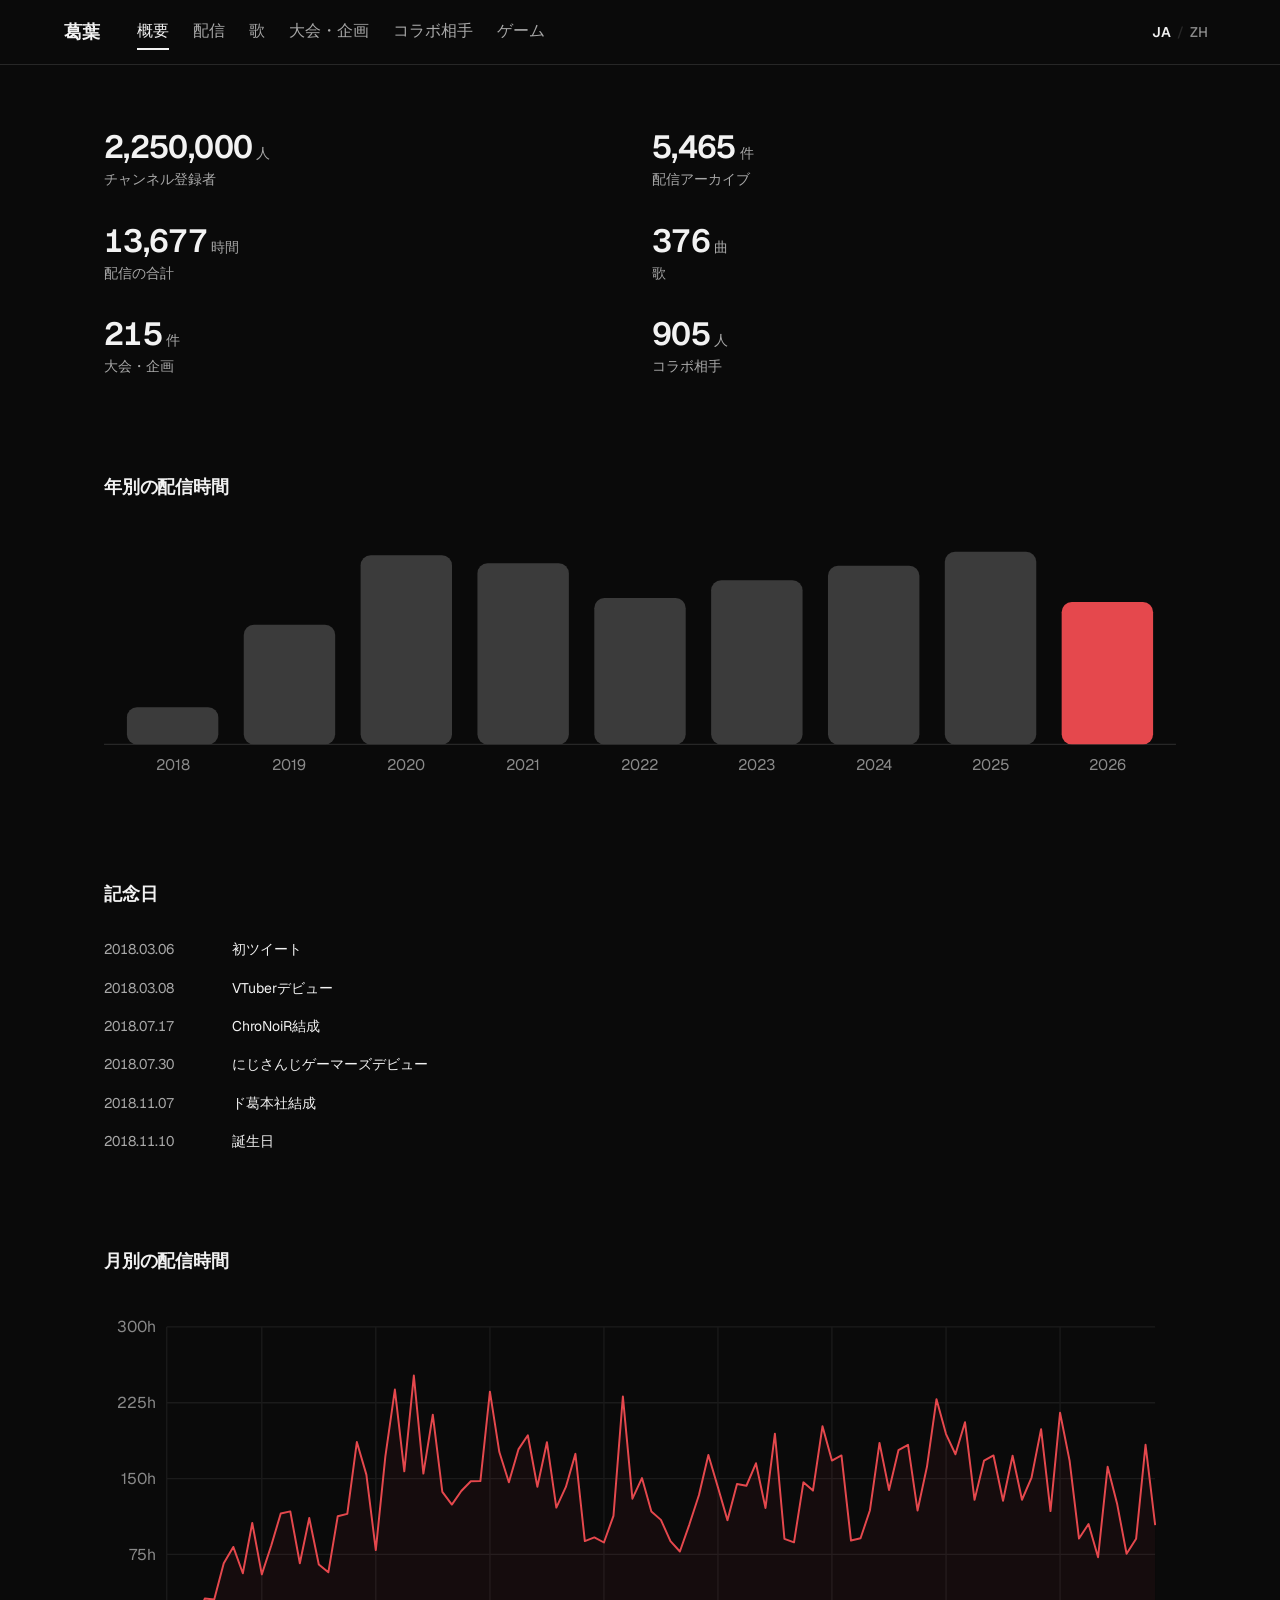
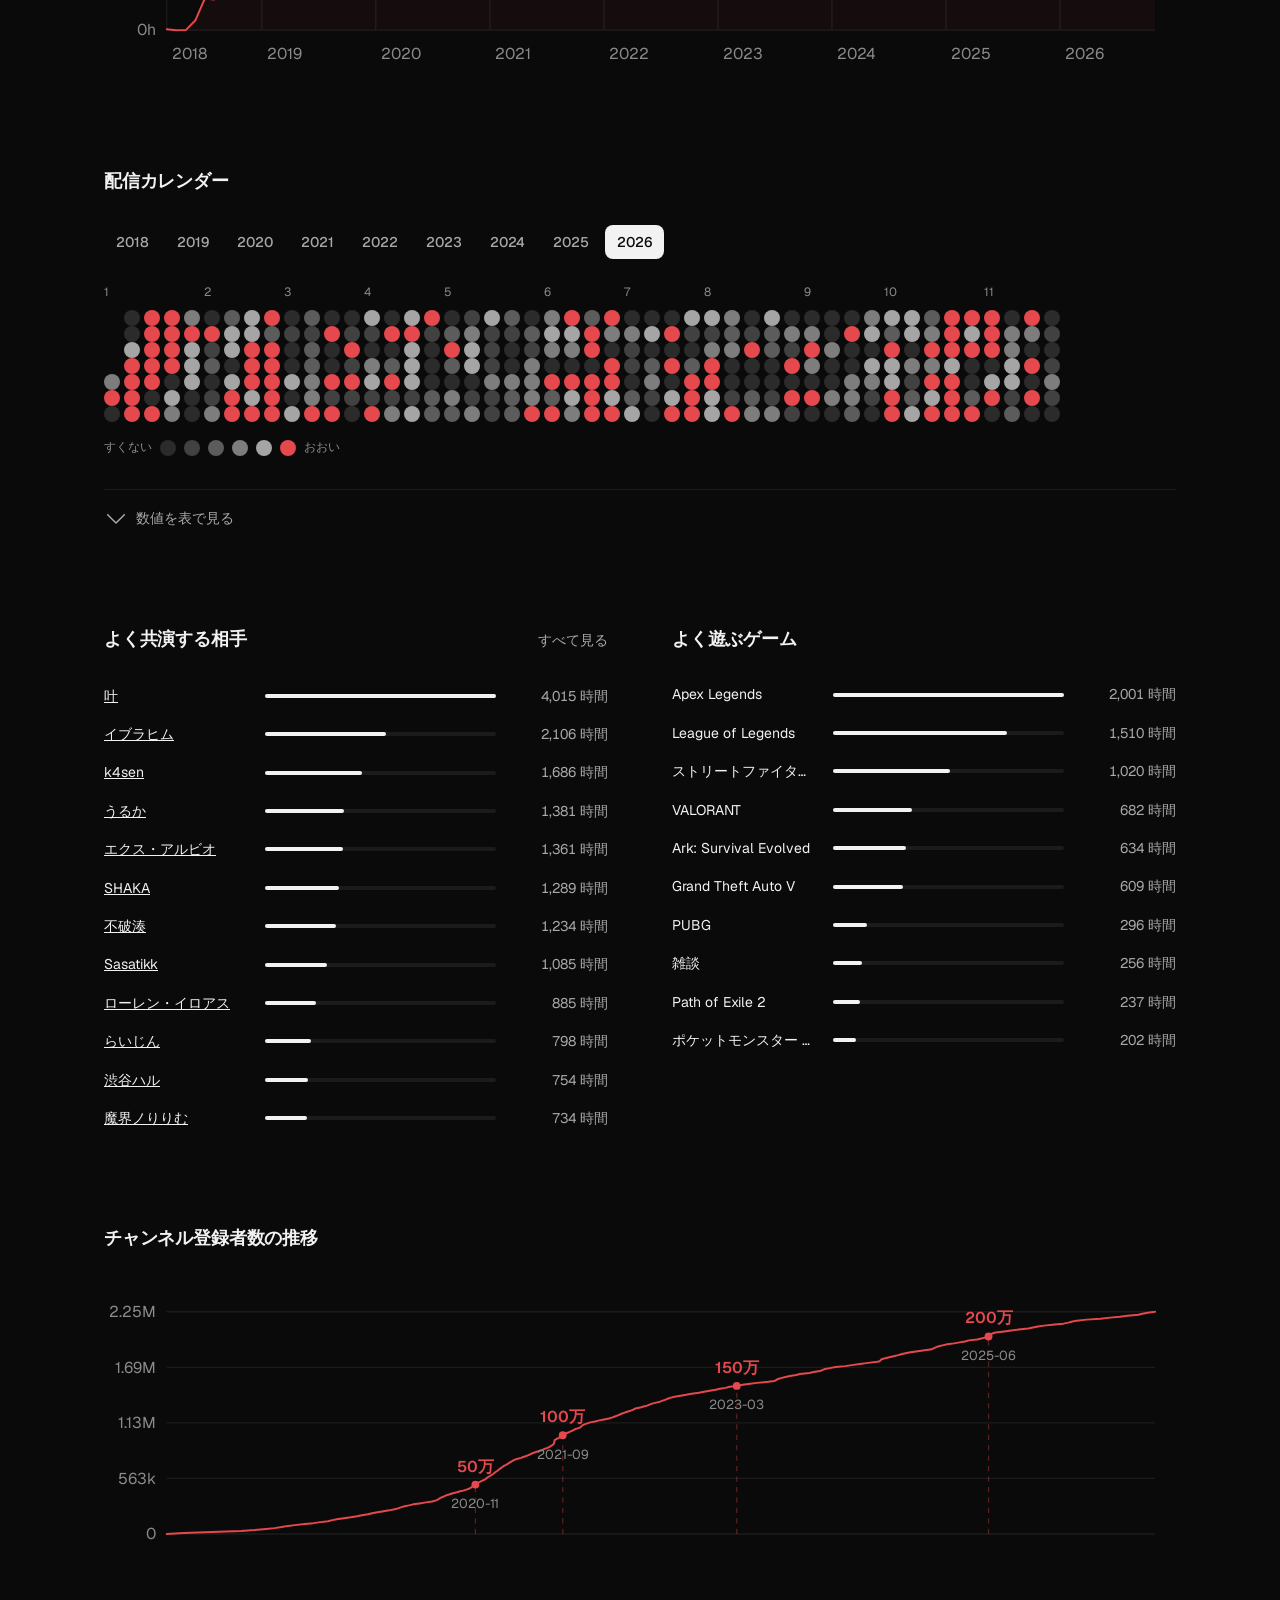
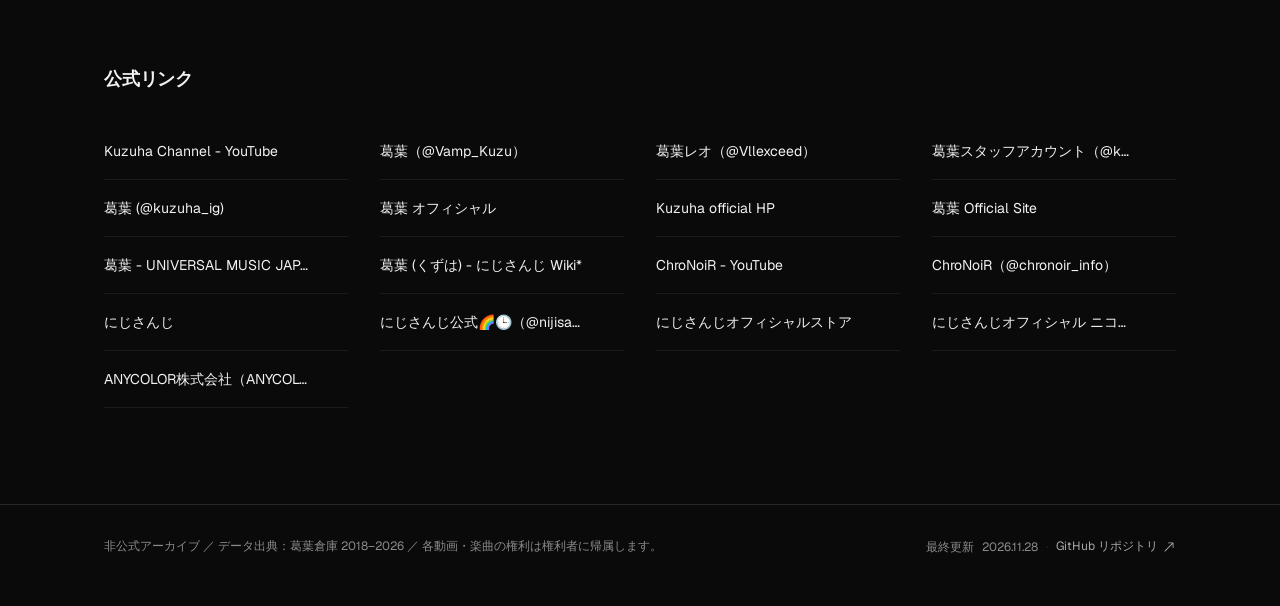
<file: site/index.html>
<!DOCTYPE html>
<html lang="ja">
<head>
<meta charset="utf-8">
<meta name="viewport" content="width=device-width, initial-scale=1">
<title>葛葉 データアーカイブ｜2018–2026</title>
<meta name="description" content="にじさんじ所属のVTuber・葛葉の配信・歌・大会・コラボ相手を、2018年から2026年までの記録から整理した非公式アーカイブ。">
<meta name="theme-color" content="#0A0A0A">
<meta property="og:title" content="葛葉 データアーカイブ">
<meta property="og:description" content="2018–2026 の配信・歌・大会・コラボ相手の記録。">
<meta property="og:type" content="website">
<link rel="preload" href="assets/fonts/geist-latin.woff2" as="font" type="font/woff2" crossorigin>
<link rel="stylesheet" href="assets/css/site.css?v=20">
<link rel="icon" href="data:image/svg+xml,%3Csvg xmlns='http://www.w3.org/2000/svg' viewBox='0 0 32 32'%3E%3Crect width='32' height='32' rx='8' fill='%23f2f2f2'/%3E%3Cpath d='M10 9v14h4v-5.4l5.6 5.4H25l-6.9-6.6L24.6 9h-5L14 14.4V9z' fill='%230a0a0a'/%3E%3C/svg%3E">
</head>
<body>
<a class="skip-link" href="#main" data-i18n="skip">本文へ移動</a>

<header class="site-header" id="site-header">
  <div class="header-inner">
    <button type="button" class="icon-btn nav-toggle" id="nav-toggle" aria-expanded="false" aria-controls="site-nav" data-i18n-aria="nav.open"></button>

    <a class="wordmark" href="#/summary">葛葉</a>

    <nav class="nav" id="site-nav" aria-label="主要ナビゲーション" data-i18n-aria="nav.label">
      <a href="#/summary" data-nav="summary" data-i18n="nav.summary">概要</a>
      <a href="#/streams" data-nav="streams" data-i18n="nav.streams">配信</a>
      <a href="#/songs" data-nav="songs" data-i18n="nav.songs">歌</a>
      <a href="#/events" data-nav="events" data-i18n="nav.events">大会・企画</a>
      <a href="#/collabs" data-nav="collabs" data-i18n="nav.collabs">コラボ相手</a>
      <a href="#/games" data-nav="games" data-i18n="nav.games">ゲーム</a>
    </nav>

    <div class="header-tools">
      <button type="button" class="lang-toggle" id="lang-toggle" aria-label="表示言語">
        <span class="lang-opt" data-lang="ja">JA</span><span class="lang-sep" aria-hidden="true">/</span><span class="lang-opt" data-lang="zh">ZH</span>
      </button>
    </div>
  </div>

  <div class="filter-bar" id="filter-bar" hidden></div>
</header>

<div class="nav-scrim" id="nav-scrim" aria-hidden="true"></div>

<main id="main" tabindex="-1">
  <div class="container" id="view"></div>
</main>

<footer class="site-footer">
  <div class="footer-inner">
    <p data-i18n="footer.note">非公式アーカイブ ／ データ出典：葛葉倉庫 2018–2026 ／ 各動画・楽曲の権利は権利者に帰属します。</p>
    <p class="footer-meta">
      <span data-i18n="footer.updated">最終更新</span> <span id="build-date">—</span>
      <span class="footer-sep" aria-hidden="true">·</span>
      <a class="footer-link" href="https://github.com/onayaaa/KZHREPO" target="_blank" rel="noopener">
        <span data-i18n="footer.repo">GitHub リポジトリ</span><span class="footer-ext" id="footer-ext" aria-hidden="true"></span>
      </a>
    </p>
  </div>
</footer>

<noscript><p class="noscript" data-i18n="noscript">JavaScript を有効にしてください。</p></noscript>

<div class="tooltip" id="tooltip" role="presentation" aria-hidden="true"></div>

<script src="assets/js/i18n.js?v=20"></script>
<script src="assets/js/icons.js?v=20"></script>
<script src="assets/data/meta.js?v=20"></script>
<script src="assets/data/stats.js?v=20"></script>
<script src="assets/data/partners.js?v=20"></script>
<script src="assets/data/songs.js?v=20"></script>
<script src="assets/data/events.js?v=20"></script>
<script src="assets/data/goods.js?v=20"></script>
<script src="assets/data/games.js?v=20"></script>
<script src="assets/js/charts.js?v=20"></script>
<script src="assets/js/app.js?v=20"></script>
</body>
</html>
</file>
<file: site/assets/css/site.css>
/* ==========================================================================
   葛葉 データアーカイブ — site.css
   設計基準: DESIGN.md（黒基調の中性・90% 中性 + 10% 単一強調・Geist / Reicon）
   間隔はすべて 4px の倍数。円角は 8 / 12 / 16 / 20 / 40 のみ。
   ========================================================================== */

@font-face {
  font-family: "Geist";
  src: url("../fonts/geist-latin.woff2") format("woff2");
  font-weight: 100 900;
  font-style: normal;
  font-display: swap;
  unicode-range: U+0000-00FF, U+0131, U+0152-0153, U+02BB-02BC, U+02C6, U+02DA,
    U+02DC, U+0304, U+0308, U+0329, U+2000-206F, U+20AC, U+2122, U+2191, U+2193,
    U+2212, U+2215, U+FEFF, U+FFFD;
}

:root {
  color-scheme: dark;
  --bg: #0a0a0a;
  --bg-soft: #121212;
  --bg-strong: #1c1c1c;
  --ink: #f2f2f2;
  --ink-2: #a8a8a8;
  --ink-3: #8a8a8a;
  --line: #272727;
  --line-soft: #1b1b1b;
  --bar: #3b3b3b;
  --accent: #e5484d;
  --accent-soft: rgba(229, 72, 77, 0.14);
  --ring: rgba(229, 72, 77, 0.5);

  --heat-0: #2b2b2b;
  --heat-1: #414141;
  --heat-2: #5c5c5c;
  --heat-3: #7d7d7d;
  --heat-4: #a5a5a5;
  --heat-5: #e5484d;

  --s1: 4px;
  --s2: 8px;
  --s3: 12px;
  --s4: 16px;
  --s5: 24px;
  --s6: 32px;
  --s7: 48px;
  --s8: 64px;
  --s9: 96px;
  --s10: 128px;

  --r-sm: 8px;
  --r-md: 12px;
  --r-lg: 16px;
  --r-xl: 20px;
  --r-2xl: 40px;

  --font: "Geist", "Inter", "Noto Sans JP", "Hiragino Sans",
    "Hiragino Kaku Gothic ProN", "Yu Gothic UI", "Yu Gothic", "Meiryo",
    system-ui, sans-serif;
  /* 中国語 UI：Geist はラテンのみ。CJK は漢字の字形が中国語向けの書体に回す */
  --font-zh: "Geist", "Inter", "Noto Sans SC", "Microsoft YaHei",
    "PingFang SC", "Source Han Sans SC", "Hiragino Sans GB", system-ui,
    sans-serif;
  /* 日本語のデータ（配信タイトル・人名・曲名など）は常に日本語書体で */
  --font-ja: "Geist", "Noto Sans JP", "Hiragino Sans", "Hiragino Kaku Gothic ProN",
    "Yu Gothic UI", "Yu Gothic", "Meiryo", system-ui, sans-serif;

  --header-h: 64px;
  --filter-h: 56px;
  --ease: cubic-bezier(0.22, 0.61, 0.36, 1);
}

*,
*::before,
*::after {
  box-sizing: border-box;
}

/* 言語ごとの書体スイッチ（i18n.js が html[lang] を切り替える） */
html:lang(zh) {
  --font: var(--font-zh);
}

html [lang="ja"] {
  font-family: var(--font-ja);
}

html {
  -webkit-text-size-adjust: 100%;
  scroll-behavior: smooth;
  max-width: 100%;
  overflow-x: hidden; /* 古い iOS は clip 非対応なので hidden を先に置く */
  overflow-x: clip;
}

body {
  margin: 0;
  max-width: 100%;
  overflow-x: clip;
  background: var(--bg);
  color: var(--ink);
  font-family: var(--font);
  font-size: 16px;
  font-weight: 400;
  line-height: 1.6;
  -webkit-font-smoothing: antialiased;
  text-rendering: optimizeLegibility;
}

h1,
h2,
h3 {
  margin: 0;
  font-weight: 600;
  line-height: 1.4;
  letter-spacing: -0.01em;
}

h1 {
  font-size: 18px;
}

h2 {
  font-size: 18px;
}

p {
  margin: 0;
}

a {
  color: inherit;
}

button {
  font-family: inherit;
}

:focus-visible {
  outline: 2px solid var(--accent);
  outline-offset: 2px;
}

.icon {
  display: block;
  width: 24px;
  height: 24px;
  flex: none;
}

.skip-link {
  position: absolute;
  left: -9999px;
  top: 16px;
  z-index: 100;
  background: var(--ink);
  color: var(--bg);
  padding: var(--s2) var(--s4);
  border-radius: var(--r-sm);
  font-size: 14px;
  text-decoration: none;
}

.skip-link:focus {
  left: 16px;
}

/* ------------------------------------------------------------------ header */

.site-header {
  position: sticky;
  top: 0;
  z-index: 50;
  background: var(--bg);
  border-bottom: 1px solid var(--line);
}

.header-inner {
  max-width: 1280px;
  margin: 0 auto;
  height: var(--header-h);
  padding: 0 var(--s5);
  display: flex;
  align-items: center;
  gap: var(--s6);
}

.wordmark {
  flex: none;
  font-size: 18px;
  font-weight: 600;
  letter-spacing: 0.02em;
  color: var(--ink);
  text-decoration: none;
  margin-right: var(--s1);
  white-space: nowrap;
}

.nav {
  display: flex;
  align-items: center;
  gap: var(--s5);
  margin-right: auto;
  min-width: 0;
}

.nav a {
  font-size: 16px;
  font-weight: 500;
  color: var(--ink-2);
  text-decoration: none;
  padding: var(--s1) 0;
  border-bottom: 2px solid transparent;
  transition: color 0.15s var(--ease);
  white-space: nowrap;
}

.nav a:hover {
  color: var(--ink);
}

.nav a[aria-current="page"] {
  color: var(--ink);
  border-bottom-color: var(--ink);
}

.header-tools {
  display: flex;
  align-items: center;
  gap: var(--s4);
  margin-left: auto;
}

.lang-toggle {
  display: inline-flex;
  align-items: center;
  gap: 2px;
  border: 0;
  background: none;
  padding: var(--s1);
  font-size: 14px;
  font-weight: 500;
  color: var(--ink-3);
  cursor: pointer;
}

.lang-opt {
  padding: 2px var(--s1);
  transition: color 0.15s var(--ease);
}

.lang-opt:hover {
  color: var(--ink);
}

.lang-opt.is-on {
  color: var(--ink);
  font-weight: 600;
}

.lang-sep {
  color: var(--line);
}

.icon-btn {
  display: inline-flex;
  align-items: center;
  justify-content: center;
  width: 40px;
  height: 40px;
  border: 0;
  border-radius: var(--r-sm);
  background: none;
  color: var(--ink);
  cursor: pointer;
  transition: background 0.15s var(--ease);
}

.icon-btn:hover {
  background: var(--bg-soft);
}

/* モバイル用ハンバーガー。デスクトップでは出さない。 */
.nav-toggle {
  display: none;
}

.nav-scrim {
  position: fixed;
  inset: 0;
  z-index: 40;
  background: rgba(0, 0, 0, 0.6);
  opacity: 0;
  pointer-events: none;
  transition: opacity 0.18s var(--ease);
}

.nav-scrim.is-open {
  opacity: 1;
  pointer-events: auto;
}

body.is-nav-open {
  overflow: hidden;
}

/* ------------------------------------------------------------- filter bar */

.filter-bar {
  display: flex;
  align-items: center;
  gap: var(--s1);
  max-width: 1280px;
  margin: 0 auto;
  height: var(--filter-h);
  padding: 0 var(--s5);
}

.filter-bar[hidden] {
  display: none;
}

.filter {
  position: relative;
}

.filter-btn {
  display: inline-flex;
  align-items: center;
  gap: var(--s2);
  height: 40px;
  padding: 0 var(--s3);
  border: 0;
  border-radius: var(--r-sm);
  background: none;
  font-size: 14px;
  font-weight: 500;
  color: var(--ink-2);
  cursor: pointer;
  white-space: nowrap;
  transition: background 0.15s var(--ease), color 0.15s var(--ease);
}

.filter-btn:hover {
  background: var(--bg-soft);
  color: var(--ink);
}

.filter-btn[aria-expanded="true"] {
  color: var(--ink);
}

.filter-val {
  display: inline-block;
  max-width: 200px;
  overflow: hidden;
  font-weight: 600;
  color: var(--ink);
  text-overflow: ellipsis;
  white-space: nowrap;
}

.filter-btn .chev {
  color: var(--ink-3);
  transition: transform 0.15s var(--ease);
}

.filter-btn[aria-expanded="true"] .chev {
  transform: rotate(180deg);
}

.filter-panel,
.filter-sub {
  position: absolute;
  top: calc(100% + var(--s1));
  left: 0;
  z-index: 55;
  min-width: 240px;
  max-height: min(70vh, 480px);
  overflow: auto;
  padding: var(--s2);
  border: 1px solid var(--line);
  border-radius: var(--r-lg);
  background: var(--bg-soft);
}

.filter-panel[hidden],
.filter-sub[hidden] {
  display: none;
}

.filter-sub {
  top: var(--s1);
  z-index: 56;
}

.fopt {
  display: flex;
  align-items: center;
  gap: var(--s2);
  width: 100%;
  height: 40px;
  padding: 0 var(--s3);
  border: 0;
  border-radius: var(--r-sm);
  background: none;
  font-size: 14px;
  font-weight: 400;
  color: var(--ink);
  text-align: left;
  cursor: pointer;
}

.fopt:hover {
  background: var(--bg-soft);
}

.fopt[aria-pressed="true"] {
  font-weight: 600;
}

.fopt .n {
  margin-left: auto;
  font-size: 12px;
  color: var(--ink-3);
  font-variant-numeric: tabular-nums;
}

.fopt .chev {
  color: var(--ink-3);
  transform: rotate(-90deg);
}

.fopt-label {
  overflow: hidden;
  text-overflow: ellipsis;
  white-space: nowrap;
}

.filter-clear {
  margin-left: auto;
  padding: var(--s2) var(--s1);
  border: 0;
  border-bottom: 1px solid transparent;
  background: none;
  font-size: 14px;
  font-weight: 500;
  color: var(--ink-2);
  cursor: pointer;
}

.filter-clear:hover {
  color: var(--ink);
  border-bottom-color: var(--ink);
}

/* ------------------------------------------------------------------- main */

main {
  display: block;
  padding: var(--s8) 0 var(--s9);
}

.container {
  max-width: 1200px;
  margin: 0 auto;
  padding: 0 var(--s5);
}

.chart,
.table-wrap,
.section,
.two-col > .section {
  min-width: 0;
  max-width: 100%;
}

.page-head {
  display: flex;
  align-items: baseline;
  justify-content: space-between;
  gap: var(--s5);
  margin-bottom: var(--s6);
}

.page-head h1 {
  font-size: 18px;
  font-weight: 600;
}

.page-head .page-meta {
  font-size: 14px;
  color: var(--ink-2);
  font-variant-numeric: tabular-nums;
}

/* ---------------------------------------------------------------- toolbar */

.toolbar {
  display: flex;
  flex-wrap: wrap;
  align-items: center;
  gap: var(--s4);
  margin-bottom: var(--s6);
}

.search-field {
  display: inline-flex;
  align-items: center;
  gap: var(--s2);
  min-width: 240px;
  height: 40px;
  padding: 0 var(--s3);
  border: 1px solid var(--line);
  border-radius: var(--r-md);
  color: var(--ink-3);
}

.search-field input {
  flex: 1;
  min-width: 0;
  border: 0;
  outline: 0;
  background: none;
  font-family: var(--font);
  font-size: 14px;
  color: var(--ink);
}

.search-field input::placeholder {
  color: var(--ink-3);
}

.count-line {
  font-size: 14px;
  color: var(--ink-2);
  font-variant-numeric: tabular-nums;
}

.count-line b {
  font-weight: 600;
  color: var(--ink);
}

.count-line .count-accent {
  color: var(--accent);
  font-weight: 500;
}

.count-line .sep {
  margin: 0 var(--s2);
}

.spacer {
  flex: 1;
}

.sort {
  display: inline-flex;
  align-items: center;
  gap: var(--s2);
  font-size: 14px;
  color: var(--ink-2);
}

.select-wrap {
  position: relative;
  display: inline-flex;
  align-items: center;
}

.select {
  appearance: none;
  height: 40px;
  padding: 0 var(--s6) 0 var(--s3);
  border: 1px solid var(--line);
  border-radius: var(--r-md);
  background: var(--bg);
  font-family: var(--font);
  font-size: 14px;
  font-weight: 500;
  color: var(--ink);
  cursor: pointer;
}

.select-wrap .chev {
  position: absolute;
  right: var(--s2);
  color: var(--ink-3);
  pointer-events: none;
}

/* ------------------------------------------------------------------- kpis */

.kpis {
  display: grid;
  grid-template-columns: repeat(2, minmax(0, 1fr));
  gap: var(--s6) var(--s5);
  margin-bottom: var(--s9);
}

.kpi {
  display: flex;
  flex-direction: column;
  gap: var(--s1);
  min-width: 0;
}

.kpi-value {
  font-size: 32px;
  font-weight: 600;
  line-height: 1.1;
  letter-spacing: -0.02em;
  font-variant-numeric: tabular-nums;
}

.kpi-value small {
  margin-left: var(--s1);
  font-size: 14px;
  font-weight: 400;
  color: var(--ink-2);
}

.kpi-label {
  font-size: 14px;
  color: var(--ink-2);
}

/* ---------------------------------------------------------------- section */

.section {
  margin-bottom: var(--s9);
}

.section:last-child {
  margin-bottom: 0;
}

.section-head {
  display: flex;
  align-items: baseline;
  justify-content: space-between;
  gap: var(--s4);
  margin-bottom: var(--s6);
}

.section-head h2 {
  font-size: 18px;
  font-weight: 600;
}

.section-link {
  font-size: 14px;
  color: var(--ink-2);
  text-decoration: none;
  border-bottom: 1px solid transparent;
}

.section-link:hover {
  color: var(--ink);
  border-bottom-color: var(--ink);
}

/* ----------------------------------------------------------------- charts */

.chart {
  width: 100%;
}

.chart svg {
  display: block;
  width: 100%;
  height: auto;
  overflow: hidden; /* 旧 iOS で SVG の描画はみ出しが横スクロールを生むため */
}

.chart text {
  font-family: var(--font);
  font-size: 12px;
  fill: var(--ink-3);
}

.chart .grid-line {
  stroke: var(--line-soft);
  stroke-width: 1;
}

.chart .axis-line {
  stroke: var(--line);
  stroke-width: 1;
}

.chart .series-line {
  fill: none;
  stroke: var(--accent);
  stroke-width: 1.5;
  stroke-linecap: round;
  stroke-linejoin: round;
}

.chart .series-area {
  fill: var(--accent);
  fill-opacity: 0.05;
  stroke: none;
}

.chart .bar {
  fill: var(--bar);
  transition: fill 0.15s var(--ease);
}

.chart .bar.is-on {
  fill: var(--accent);
}

.chart .dot {
  fill: var(--accent);
  opacity: 0;
  transition: opacity 0.12s var(--ease);
}

.chart a:hover .dot,
.chart a:focus .dot {
  opacity: 1;
}

.chart .hit {
  fill: transparent;
}

/* 登録者数グラフの節目 */
.chart .milestone {
  pointer-events: none;
}

.chart .milestone-line {
  stroke: var(--accent);
  stroke-opacity: 0.35;
  stroke-dasharray: 4 4;
  stroke-width: 1;
}

.chart .milestone-dot {
  fill: var(--accent);
}

.chart .milestone-value {
  fill: var(--accent);
  font-weight: 600;
}

.chart .milestone-date {
  fill: var(--ink-3);
  font-size: 10px;
}

.chart .hover-line {
  stroke: var(--ink-3);
  stroke-width: 1;
  stroke-dasharray: 3 3;
  opacity: 0;
}

.chart .hover-dot {
  fill: var(--accent);
  stroke: var(--bg);
  stroke-width: 2;
  opacity: 0;
}

.chart .hover-layer {
  fill: transparent;
  pointer-events: all;
  cursor: crosshair;
}

/* ---------------------------------------------------------------- heatmap */

.heat-wrap {
  position: relative;
  width: 100%;
  max-width: 100%;
  overflow-x: auto;
  -webkit-overflow-scrolling: touch;
  overscroll-behavior-x: contain;
  padding-bottom: var(--s2);
}

.heat-months {
  display: grid;
  gap: var(--s1);
  margin-bottom: var(--s2);
  font-size: 12px;
  color: var(--ink-3);
}

.heat-months span {
  white-space: nowrap;
}

.heat-grid {
  display: grid;
  gap: var(--s1);
}

.heat-cell {
  position: relative;
  display: block;
  width: 16px;
  height: 16px;
  border-radius: var(--r-sm);
  background: var(--heat-0);
}

.heat-cell[data-l="1"] {
  background: var(--heat-1);
}

.heat-cell[data-l="2"] {
  background: var(--heat-2);
}

.heat-cell[data-l="3"] {
  background: var(--heat-3);
}

.heat-cell[data-l="4"] {
  background: var(--heat-4);
}

.heat-cell[data-l="5"] {
  background: var(--heat-5);
}

.heat-cell.is-empty {
  background: transparent;
}

.heat-legend {
  display: flex;
  align-items: center;
  gap: var(--s2);
  margin-top: var(--s4);
  font-size: 12px;
  color: var(--ink-3);
}

.heat-legend .sw {
  display: block;
  width: 16px;
  height: 16px;
  border-radius: var(--r-sm);
}

/* --------------------------------------------------------------- timeline */

.timeline {
  display: grid;
  gap: var(--s4);
  margin: 0;
  padding: 0;
  list-style: none;
}

.timeline li {
  display: grid;
  grid-template-columns: 112px minmax(0, 1fr);
  gap: var(--s4);
  font-size: 14px;
}

.t-date {
  color: var(--ink-2);
  font-variant-numeric: tabular-nums;
}

.t-label {
  color: var(--ink);
}

/* -------------------------------------------------------------- bar lists */

.bar-list {
  display: grid;
  gap: var(--s4);
  margin: 0;
}

.bar-row {
  display: grid;
  grid-template-columns: minmax(112px, 1fr) minmax(80px, 1.6fr) 96px;
  align-items: center;
  gap: var(--s4);
  font-size: 14px;
}

.b-name {
  overflow: hidden;
  border: 0;
  background: none;
  padding: 0;
  font: inherit;
  color: var(--ink);
  text-align: left;
  text-overflow: ellipsis;
  white-space: nowrap;
  cursor: pointer;
}

.b-name:hover {
  text-decoration: underline;
  text-underline-offset: 2px;
}

.b-track {
  height: 4px;
  border-radius: var(--r-sm);
  background: var(--line-soft);
}

.b-fill {
  display: block;
  height: 100%;
  border-radius: var(--r-sm);
  background: var(--ink);
}

.b-value {
  font-size: 14px;
  color: var(--ink-2);
  text-align: right;
  font-variant-numeric: tabular-nums;
}

/* ---------------------------------------------------------------- records */

.records,
.takes {
  margin: 0;
  padding: 0;
  list-style: none;
}

.record {
  display: grid;
  grid-template-columns: 96px minmax(0, 1fr);
  column-gap: var(--s4);
  padding: var(--s5) 0;
  border-bottom: 1px solid var(--line-soft);
}

.record:last-child {
  border-bottom: 0;
}

/* goods rows: date + og:image thumb + content */
.record.has-thumb {
  grid-template-columns: 96px 64px minmax(0, 1fr);
}

.record-thumb {
  grid-column: 2;
  grid-row: 1;
  width: 64px;
  height: 64px;
  border-radius: var(--r-sm);
  overflow: hidden;
  background: var(--bg-strong);
  flex: none;
}

.record-thumb img {
  display: block;
  width: 100%;
  height: 100%;
  object-fit: cover;
}

.record-thumb.is-empty {
  background: var(--bg-strong);
}

.record.has-thumb .record-main {
  grid-column: 3;
}

.record.has-thumb .record-sub {
  grid-column: 3;
}

@media (max-width: 767px) {
  .record.has-thumb {
    grid-template-columns: 48px minmax(0, 1fr);
    column-gap: var(--s3);
    row-gap: var(--s2);
  }

  .record.has-thumb .record-date {
    grid-column: 1 / -1;
    grid-row: 1;
  }

  .record-thumb {
    grid-column: 1;
    grid-row: 2;
    width: 48px;
    height: 48px;
  }

  .record.has-thumb .record-main {
    grid-column: 2;
    grid-row: 2;
  }

  .record.has-thumb .record-sub {
    grid-column: 1 / -1;
    grid-row: 3;
  }
}

/* モバイルでは SVG が縮むぶん文字を大きめに */
@media (max-width: 767px) {
  .chart text {
    font-size: 16px;
  }

  .chart .milestone-date {
    font-size: 12px;
  }
}

.record-date {
  font-size: 14px;
  color: var(--ink-2);
  font-variant-numeric: tabular-nums;
}

.record-main {
  display: flex;
  align-items: baseline;
  gap: var(--s4);
  min-width: 0;
}

.record-title {
  flex: 1;
  min-width: 0;
  font-size: 16px;
  font-weight: 500;
  line-height: 1.5;
  color: var(--ink);
}

.record-title a {
  color: inherit;
  text-decoration: none;
}

.record-title a:hover {
  text-decoration: underline;
  text-underline-offset: 2px;
}

.record-result {
  font-size: 14px;
  color: var(--ink-2);
  white-space: nowrap;
}

.record-result.is-champion {
  color: var(--accent);
  font-weight: 600;
}

.record.is-champion .record-title {
  position: relative;
  padding-left: var(--s3);
}

.record.is-champion .record-title::before {
  content: "";
  position: absolute;
  left: 0;
  top: 2px;
  bottom: 2px;
  width: 2px;
  background: var(--accent);
}

/* 主催は優勝とは別の形で強く出す。強調色ではなく反転したベタ塗りラベル。 */
.record-result.is-host {
  display: inline-flex;
  align-items: center;
  height: 24px;
  padding: 0 var(--s2);
  border-radius: var(--r-sm);
  background: var(--ink);
  color: var(--bg);
  font-size: 12px;
  font-weight: 600;
  letter-spacing: 0.02em;
}

.record.is-host .record-title {
  font-weight: 600;
}

.record-sub {
  grid-column: 2;
  display: flex;
  flex-wrap: wrap;
  gap: var(--s1) var(--s5);
  font-size: 14px;
  color: var(--ink-2);
}

.record-sub .k {
  margin-right: var(--s1);
  color: var(--ink-3);
}

.record-sub .v {
  color: var(--ink-2);
}

.record-link {
  font-size: 14px;
  color: var(--ink-2);
  text-decoration: none;
  border-bottom: 1px solid var(--line);
}

.record-link:hover {
  color: var(--ink);
  border-bottom-color: var(--ink);
}

/* ------------------------------------------------------------------ songs */

.song {
  padding: var(--s6) 0;
  border-bottom: 1px solid var(--line-soft);
}

.song:last-child {
  border-bottom: 0;
}

.song-head {
  display: flex;
  align-items: baseline;
  justify-content: space-between;
  gap: var(--s4);
  margin-bottom: var(--s1);
}

.song-title {
  font-size: 18px;
  font-weight: 600;
  color: var(--ink);
}

.song-facts {
  font-size: 14px;
  color: var(--ink-2);
  font-variant-numeric: tabular-nums;
  white-space: nowrap;
}

.song-meta {
  margin-bottom: var(--s4);
  font-size: 14px;
  color: var(--ink-3);
}

.take {
  display: grid;
  grid-template-columns: 96px 140px minmax(120px, 1fr) minmax(0, 1.4fr) 24px;
  align-items: baseline;
  gap: var(--s4);
  padding: var(--s2) 0;
  font-size: 14px;
  color: var(--ink-2);
}

.take-date {
  color: var(--ink-2);
  font-variant-numeric: tabular-nums;
}

.take-unit {
  color: var(--ink);
}

.take-members {
  overflow: hidden;
  color: var(--ink);
  text-overflow: ellipsis;
  white-space: nowrap;
}

.take-meta {
  color: var(--ink-3);
  line-height: 1.5;
  overflow-wrap: anywhere;
}

.take-play {
  display: inline-flex;
  color: var(--ink-2);
  opacity: 0;
  transition: opacity 0.15s var(--ease);
}

.take:hover .take-play,
.take:focus-within .take-play {
  opacity: 1;
}

/* -------------------------------------------------------------- partner list */

.partners {
  display: grid;
  margin: 0;
}

.partner-row {
  display: grid;
  grid-template-columns: minmax(120px, 1fr) 160px minmax(0, 1.4fr) 96px;
  align-items: baseline;
  gap: var(--s4);
  padding: var(--s4) 0;
  border-bottom: 1px solid var(--line-soft);
  text-decoration: none;
}

.partner-row:last-child {
  border-bottom: 0;
}

.p-name {
  overflow: hidden;
  font-size: 16px;
  font-weight: 500;
  color: var(--ink);
  text-overflow: ellipsis;
  white-space: nowrap;
}

.p-metrics {
  font-size: 14px;
  color: var(--ink-2);
  font-variant-numeric: tabular-nums;
}

.p-more {
  overflow: hidden;
  font-size: 14px;
  color: var(--ink-3);
  text-overflow: ellipsis;
  white-space: nowrap;
}

.p-bar {
  height: 4px;
  border-radius: var(--r-sm);
  background: var(--line-soft);
  align-self: center;
}

.p-bar i {
  display: block;
  height: 100%;
  border-radius: var(--r-sm);
  background: var(--ink);
}

/* ------------------------------------------------------------------- cards */

.card-grid {
  display: grid;
  grid-template-columns: minmax(0, 1fr);
  gap: var(--s7) var(--s6);
}

.card {
  display: flex;
  flex-direction: column;
  gap: var(--s4);
  min-width: 0;
}

.card-media {
  position: relative;
  display: block;
  aspect-ratio: 16 / 9;
  overflow: hidden;
  border-radius: var(--r-xl);
  background: var(--bg-strong);
}

.card-media img {
  display: block;
  width: 100%;
  height: 100%;
  object-fit: cover;
  opacity: 0;
  transition: opacity 0.2s var(--ease);
}

.card-media img.is-loaded {
  opacity: 1;
}

.card-placeholder {
  position: absolute;
  inset: 0;
  display: flex;
  align-items: center;
  justify-content: center;
  gap: var(--s2);
  font-size: 12px;
  color: var(--ink-3);
}

.card-body {
  display: flex;
  flex-direction: column;
  gap: var(--s2);
  min-width: 0;
}

.card-title {
  display: -webkit-box;
  overflow: hidden;
  font-size: 16px;
  font-weight: 500;
  line-height: 1.5;
  -webkit-box-orient: vertical;
  -webkit-line-clamp: 2;
}

.card-title a {
  color: var(--ink);
  text-decoration: none;
}

.card-title a:hover {
  text-decoration: underline;
  text-underline-offset: 2px;
}

.card-meta {
  display: flex;
  flex-wrap: wrap;
  gap: var(--s2);
  font-size: 14px;
  color: var(--ink-2);
  font-variant-numeric: tabular-nums;
}

.card-meta span + span::before {
  content: "·";
  margin-right: var(--s2);
  color: var(--ink-3);
}

.card-partners {
  display: flex;
  flex-wrap: wrap;
  align-items: baseline;
  gap: var(--s1);
  font-size: 14px;
  color: var(--ink-2);
}

.p-link {
  padding: 0;
  border: 0;
  border-bottom: 1px solid transparent;
  background: none;
  font: inherit;
  color: var(--ink-2);
  cursor: pointer;
}

.p-link:hover {
  color: var(--ink);
  border-bottom-color: var(--ink);
}

.more-tags {
  padding: 0;
  border: 0;
  border-bottom: 1px solid transparent;
  background: none;
  font: inherit;
  color: var(--ink-3);
  cursor: pointer;
}

.more-tags:hover {
  color: var(--ink);
  border-bottom-color: var(--ink);
}

.card-actions {
  display: flex;
  justify-content: flex-end;
}

.card-watch {
  display: inline-flex;
  align-items: center;
  gap: var(--s1);
  font-size: 14px;
  color: var(--ink);
  text-decoration: none;
  opacity: 0;
  transition: opacity 0.15s var(--ease);
}

.card-watch:hover {
  text-decoration: underline;
  text-underline-offset: 2px;
}

.card:hover .card-watch,
.card:focus-within .card-watch {
  opacity: 1;
}

@media (min-width: 640px) {
  .card-grid {
    grid-template-columns: repeat(2, minmax(0, 1fr));
  }
}

@media (min-width: 1024px) {
  .card-grid {
    grid-template-columns: repeat(3, minmax(0, 1fr));
  }
}

/* ------------------------------------------------------------------- links */

.links {
  display: grid;
  grid-template-columns: repeat(auto-fill, minmax(240px, 1fr));
  gap: 0 var(--s6);
}

.link-row {
  display: flex;
  align-items: center;
  justify-content: space-between;
  gap: var(--s4);
  padding: var(--s4) 0;
  border-bottom: 1px solid var(--line-soft);
  color: var(--ink);
  text-decoration: none;
}

.link-label {
  font-size: 14px;
  color: var(--ink-2);
  transition: color 0.15s var(--ease);
}

.link-name {
  min-width: 0;
  font-size: 14px;
  color: var(--ink);
  overflow: hidden;
  text-overflow: ellipsis;
  white-space: nowrap;
}

.link-row:hover .link-label,
.link-row:focus-visible .link-label {
  color: var(--ink);
}

.link-text {
  display: inline-flex;
  align-items: center;
  gap: var(--s1);
  min-width: 0;
  font-size: 14px;
  color: var(--ink);
}

.link-text span {
  overflow: hidden;
  text-overflow: ellipsis;
  white-space: nowrap;
}

.link-row .icon {
  color: var(--ink-3);
  opacity: 0;
  transition: opacity 0.15s var(--ease);
}

.link-row:hover .icon,
.link-row:focus-visible .icon {
  opacity: 1;
}

/* --------------------------------------------------------------- disclosure */

.disclosure {
  margin-top: var(--s5);
  padding-top: var(--s4);
  border-top: 1px solid var(--line-soft);
}

.disclosure summary {
  display: flex;
  align-items: center;
  gap: var(--s2);
  font-size: 14px;
  color: var(--ink-2);
  cursor: pointer;
  list-style: none;
}

.disclosure summary::-webkit-details-marker {
  display: none;
}

.disclosure summary:hover {
  color: var(--ink);
}

.disc-body {
  padding-top: var(--s4);
}

.table-wrap {
  overflow-x: auto;
}

.table {
  width: 100%;
  border-collapse: collapse;
  font-size: 14px;
}

.table caption {
  padding: 0 0 var(--s4);
  font-size: 14px;
  color: var(--ink-2);
  text-align: left;
}

.table th {
  padding: var(--s2) 0;
  border-bottom: 1px solid var(--line);
  font-size: 12px;
  font-weight: 500;
  color: var(--ink-3);
  text-align: left;
  white-space: nowrap;
}

.table th.num {
  text-align: right;
  font-variant-numeric: tabular-nums;
}

.table td {
  padding: var(--s3) 0;
  border-bottom: 1px solid var(--line-soft);
  color: var(--ink);
}

.table td:first-child {
  white-space: nowrap;
  padding-right: var(--s4);
}

.table td.num {
  color: var(--ink-2);
  text-align: right;
  padding-left: var(--s4);
  font-variant-numeric: tabular-nums;
}

/* ----------------------------------------------------------------- buttons */

.btn {
  display: inline-flex;
  align-items: center;
  gap: var(--s2);
  height: 40px;
  padding: 0 var(--s4);
  border: 1px solid transparent;
  border-radius: var(--r-sm);
  font-size: 14px;
  font-weight: 500;
  text-decoration: none;
  cursor: pointer;
}

.btn-primary {
  background: var(--ink);
  color: var(--bg);
}

.btn-primary:hover {
  background: #d9d9d9;
}

.btn-ghost {
  background: none;
  border-color: var(--line);
  color: var(--ink);
}

.btn-ghost:hover {
  background: var(--bg-soft);
}

.btn-text {
  padding: var(--s2) 0;
  border: 0;
  border-bottom: 1px solid transparent;
  background: none;
  font-size: 14px;
  font-weight: 500;
  color: var(--ink-2);
  cursor: pointer;
}

.btn-text:hover {
  color: var(--ink);
  border-bottom-color: var(--ink);
}

/* ------------------------------------------------------------------- chips */

.chips {
  display: flex;
  flex-wrap: wrap;
  gap: var(--s1);
}

.chip {
  padding: var(--s2) var(--s3);
  border: 0;
  border-radius: var(--r-sm);
  background: none;
  font-size: 14px;
  font-weight: 500;
  color: var(--ink-2);
  cursor: pointer;
}

.chip:hover {
  background: var(--bg-soft);
  color: var(--ink);
}

.chip[aria-pressed="true"] {
  background: var(--ink);
  color: var(--bg);
}

.chip .n {
  margin-left: var(--s2);
  font-size: 12px;
  color: var(--ink-3);
}

.chip[aria-pressed="true"] .n {
  color: inherit;
  opacity: 0.62;
}

/* -------------------------------------------------------------------- tabs */

.tabs {
  display: flex;
  gap: var(--s5);
  margin-bottom: var(--s6);
  border-bottom: 1px solid var(--line);
}

.tab {
  padding: var(--s3) 0;
  border: 0;
  border-bottom: 2px solid transparent;
  background: none;
  font-size: 16px;
  font-weight: 500;
  color: var(--ink-2);
  cursor: pointer;
  margin-bottom: -1px;
}

.tab:hover {
  color: var(--ink);
}

.tab[aria-pressed="true"] {
  color: var(--ink);
  border-bottom-color: var(--ink);
}

/* -------------------------------------------------------------- stat lines */

.stat-line {
  display: flex;
  flex-wrap: wrap;
  gap: var(--s2) var(--s6);
  margin-bottom: var(--s5);
  font-size: 14px;
  color: var(--ink-2);
}

.stat-line b {
  font-weight: 600;
  color: var(--ink);
  font-variant-numeric: tabular-nums;
}

.detail-actions {
  display: flex;
  flex-wrap: wrap;
  align-items: center;
  gap: var(--s5);
  margin: var(--s6) 0 0;
}

/* ------------------------------------------------------------------- empty */

.empty {
  display: flex;
  flex-direction: column;
  align-items: flex-start;
  gap: var(--s4);
  padding: var(--s9) 0;
}

.empty p {
  font-size: 16px;
  color: var(--ink-2);
}

.skeleton {
  padding: var(--s7) 0;
  font-size: 14px;
  color: var(--ink-3);
}

.load-more {
  display: inline-flex;
  align-items: center;
  height: 40px;
  margin-top: var(--s7);
  padding: 0 var(--s4);
  border: 1px solid var(--line);
  border-radius: var(--r-sm);
  background: none;
  font-size: 14px;
  font-weight: 500;
  color: var(--ink);
  cursor: pointer;
}

.load-more:hover {
  background: var(--bg-soft);
}

/* ------------------------------------------------------------------ footer */

.site-footer {
  border-top: 1px solid var(--line);
}

.footer-inner {
  display: flex;
  flex-wrap: wrap;
  justify-content: space-between;
  gap: var(--s4);
  max-width: 1200px;
  margin: 0 auto;
  padding: var(--s6) var(--s5) var(--s7);
  font-size: 12px;
  color: var(--ink-3);
}

.footer-meta {
  display: flex;
  align-items: center;
  flex-wrap: wrap;
  gap: var(--s2);
}

.footer-sep {
  color: var(--line);
}

.footer-link {
  display: inline-flex;
  align-items: center;
  gap: var(--s1);
  color: var(--ink-2);
  text-decoration: none;
  border-bottom: 1px solid transparent;
  transition: color 0.15s var(--ease), border-color 0.15s var(--ease);
}

.footer-link:hover {
  color: var(--ink);
  border-bottom-color: var(--line);
}

.footer-link:focus-visible {
  outline: 2px solid var(--ring);
  outline-offset: 2px;
  color: var(--ink);
}

.footer-link .icon {
  width: 14px;
  height: 14px;
}

.noscript {
  max-width: 1200px;
  margin: 0 auto;
  padding: var(--s6) var(--s5);
  font-size: 14px;
  color: var(--ink-2);
}

/* ----------------------------------------------------------------- tooltip */

.tooltip {
  position: fixed;
  z-index: 80;
  max-width: 280px;
  padding: var(--s2) var(--s3);
  border-radius: var(--r-sm);
  background: var(--ink);
  color: var(--bg);
  font-size: 12px;
  line-height: 1.4;
  white-space: normal;
  pointer-events: none;
  opacity: 0;
  transform: translate(-50%, -130%);
  transition: opacity 0.12s var(--ease);
}

.tooltip.is-on {
  opacity: 1;
}

/* -------------------------------------------------------------- responsive */

@media (max-width: 1023px) {
  .partner-row {
    grid-template-columns: minmax(0, 1fr) 96px;
  }

  .p-more {
    grid-column: 1 / -1;
  }

  .p-bar {
    grid-column: 2;
    grid-row: 1;
  }
}

@media (max-width: 767px) {
  :root {
    --header-h: 56px;
    --filter-h: 52px;
  }

  .header-inner {
    gap: var(--s4);
    padding: 0 var(--s4);
  }

  .wordmark {
    font-size: 16px;
  }

  .nav-toggle {
    display: inline-flex;
  }

  .nav {
    position: fixed;
    top: var(--header-h);
    left: 0;
    bottom: 0;
    width: min(80vw, 320px);
    margin: 0;
    padding: var(--s4);
    display: flex;
    flex-direction: column;
    align-items: stretch;
    gap: 0;
    background: var(--bg);
    border-right: 1px solid var(--line);
    overflow-y: auto;
    overscroll-behavior: contain;
    transform: translateX(-100%);
    visibility: hidden;
    transition: transform 0.18s var(--ease), visibility 0.18s var(--ease);
    z-index: 45;
  }

  .nav.is-open {
    transform: none;
    visibility: visible;
  }

  /* 古い iOS では overflow: clip が効かないので、本文側でも横スクロールを止める */
  #view {
    overflow-x: hidden;
  }

  .nav a {
    padding: var(--s3) var(--s2);
    border-bottom: 0;
    font-size: 16px;
  }

  .nav a[aria-current="page"] {
    border-bottom-color: transparent;
    font-weight: 600;
  }

  .header-tools {
    gap: var(--s2);
  }

  .filter-bar {
    gap: 0;
    padding: 0 var(--s3);
    overflow-x: auto;
    scrollbar-width: none;
  }

  .filter-bar::-webkit-scrollbar {
    display: none;
  }

  .filter-btn {
    padding: 0 var(--s2);
  }

  .filter-panel,
  .filter-sub {
    position: fixed;
    top: calc(var(--header-h) + var(--filter-h) + var(--s1));
    left: var(--s3);
    right: var(--s3);
    min-width: 0;
    max-height: 60vh;
  }

  main {
    padding: var(--s7) 0 var(--s8);
  }

  .container,
  .filter-bar,
  .header-inner,
  .footer-inner,
  .noscript {
    padding-left: var(--s4);
    padding-right: var(--s4);
  }

  .page-head {
    flex-direction: column;
    gap: var(--s2);
  }

  .kpis {
    grid-template-columns: repeat(2, minmax(0, 1fr));
    gap: var(--s5) var(--s4);
    margin-bottom: var(--s8);
  }

  .kpi-value {
    font-size: 24px;
  }

  .section {
    margin-bottom: var(--s8);
  }

  .section-head {
    margin-bottom: var(--s5);
  }

  .record {
    grid-template-columns: minmax(0, 1fr);
    gap: var(--s2);
  }

  .record-sub {
    grid-column: 1;
  }

  .take {
    grid-template-columns: 96px minmax(0, 1fr) 24px;
    gap: var(--s2) var(--s3);
  }

  .take-date {
    grid-column: 1;
  }

  .take-unit {
    grid-column: 2;
  }

  .take-members {
    grid-column: 1 / -1;
  }

  .take-meta {
    grid-column: 1 / -1;
  }

  .take-play {
    grid-column: 3;
    grid-row: 1;
    opacity: 1;
  }

  .song-head {
    flex-direction: column;
    gap: var(--s1);
  }

  .bar-row {
    grid-template-columns: minmax(96px, 1fr) 96px;
  }

  .b-track {
    grid-column: 1 / -1;
    grid-row: 2;
  }

  .footer-inner {
    flex-direction: column;
    gap: var(--s2);
  }
}

@media (min-width: 640px) {
  .container,
  .filter-bar,
  .header-inner,
  .footer-inner,
  .noscript {
    padding-left: var(--s7);
    padding-right: var(--s7);
  }
}

@media (min-width: 1280px) {
  .container,
  .header-inner,
  .filter-bar,
  .footer-inner,
  .noscript {
    padding-left: var(--s8);
    padding-right: var(--s8);
  }
}

/* ------------------------------------------------- intent-based reveal */

@media (hover: none) {
  .card-watch,
  .more-tags,
  .take-play,
  .link-row .icon {
    opacity: 1;
  }
}

/* ------------------------------------------------------------ utilities */

.sr-only {
  position: absolute;
  width: 1px;
  height: 1px;
  margin: -1px;
  padding: 0;
  overflow: hidden;
  clip: rect(0 0 0 0);
  white-space: nowrap;
  border: 0;
}

.sep {
  color: var(--ink-3);
}

.f-label {
  color: inherit;
}

.two-col {
  display: grid;
  grid-template-columns: minmax(0, 1fr);
  gap: var(--s9) var(--s8);
  margin-bottom: var(--s9);
}

.two-col > .section {
  margin-bottom: 0;
}

.card-media img {
  position: relative;
  z-index: 1;
}

.card-placeholder {
  z-index: 0;
}

.chart a:hover .bar,
.chart a:focus .bar {
  fill: var(--accent);
}

details[open] > summary .chev {
  transform: rotate(180deg);
}

@media (min-width: 1024px) {
  .two-col {
    grid-template-columns: repeat(2, minmax(0, 1fr));
  }
}

@media (prefers-reduced-motion: reduce) {
  *,
  *::before,
  *::after {
    transition: none !important;
    animation: none !important;
    scroll-behavior: auto !important;
  }
}

@media print {
  .site-header,
  .site-footer,
  .toolbar,
  .filter-bar,
  .card-watch,
  .more-tags,
  .take-play {
    display: none !important;
  }

  main {
    padding: 0;
  }

  body {
    color: #000;
  }

  .chart .series-line {
    stroke: #000;
  }

  .chart .series-area {
    fill: none;
  }
}
</file>
